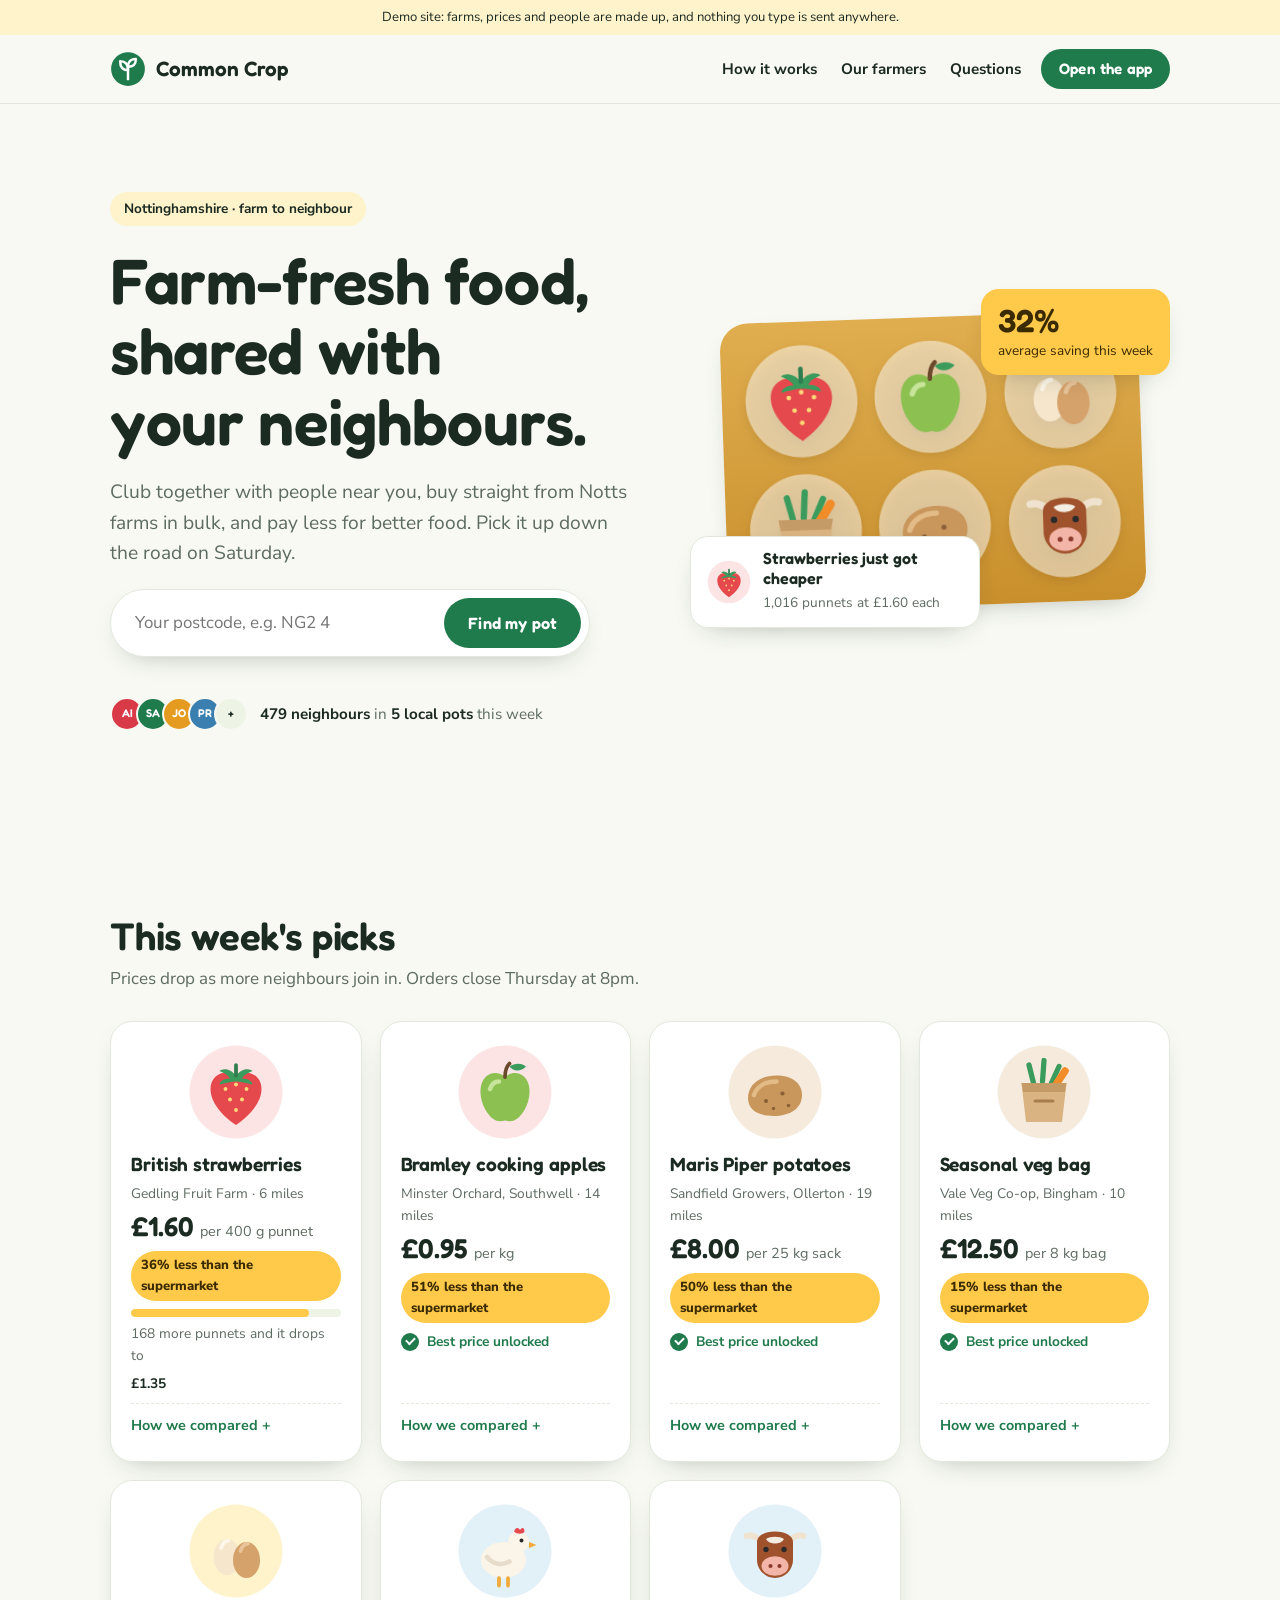
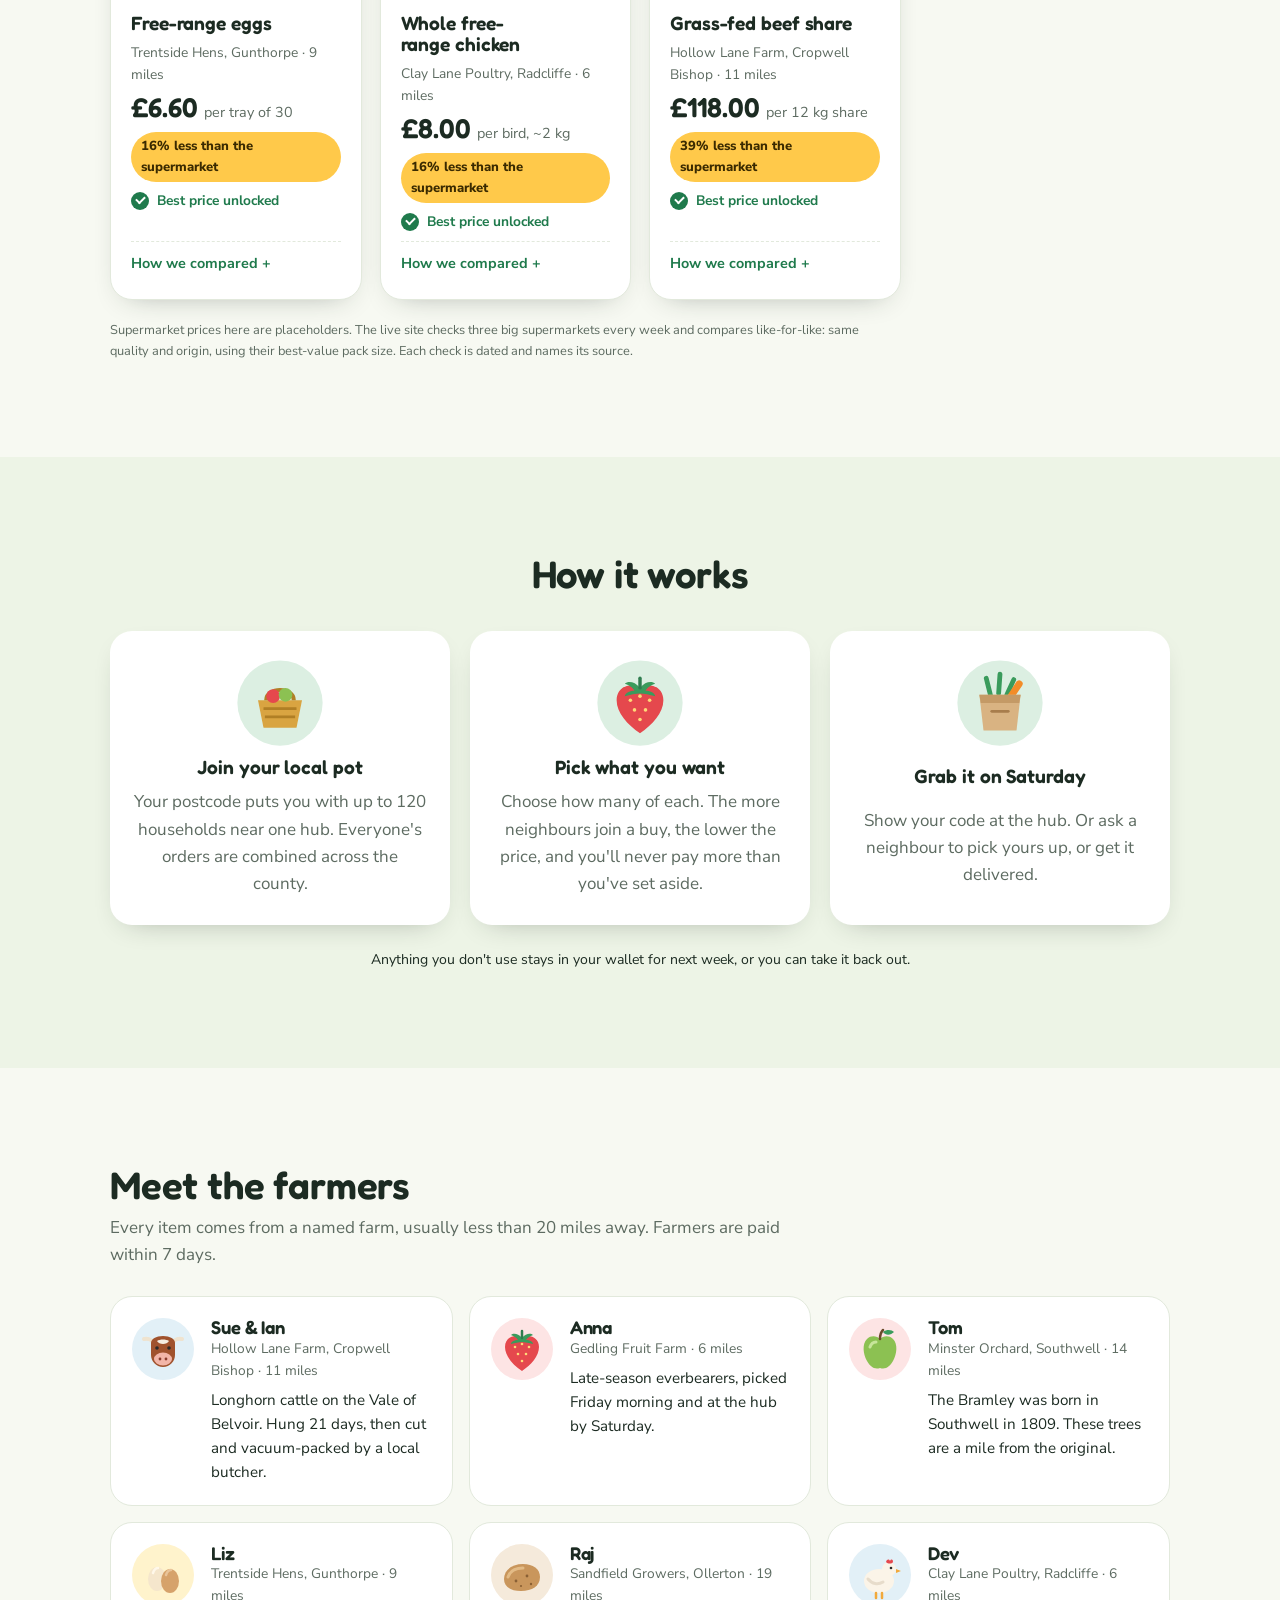
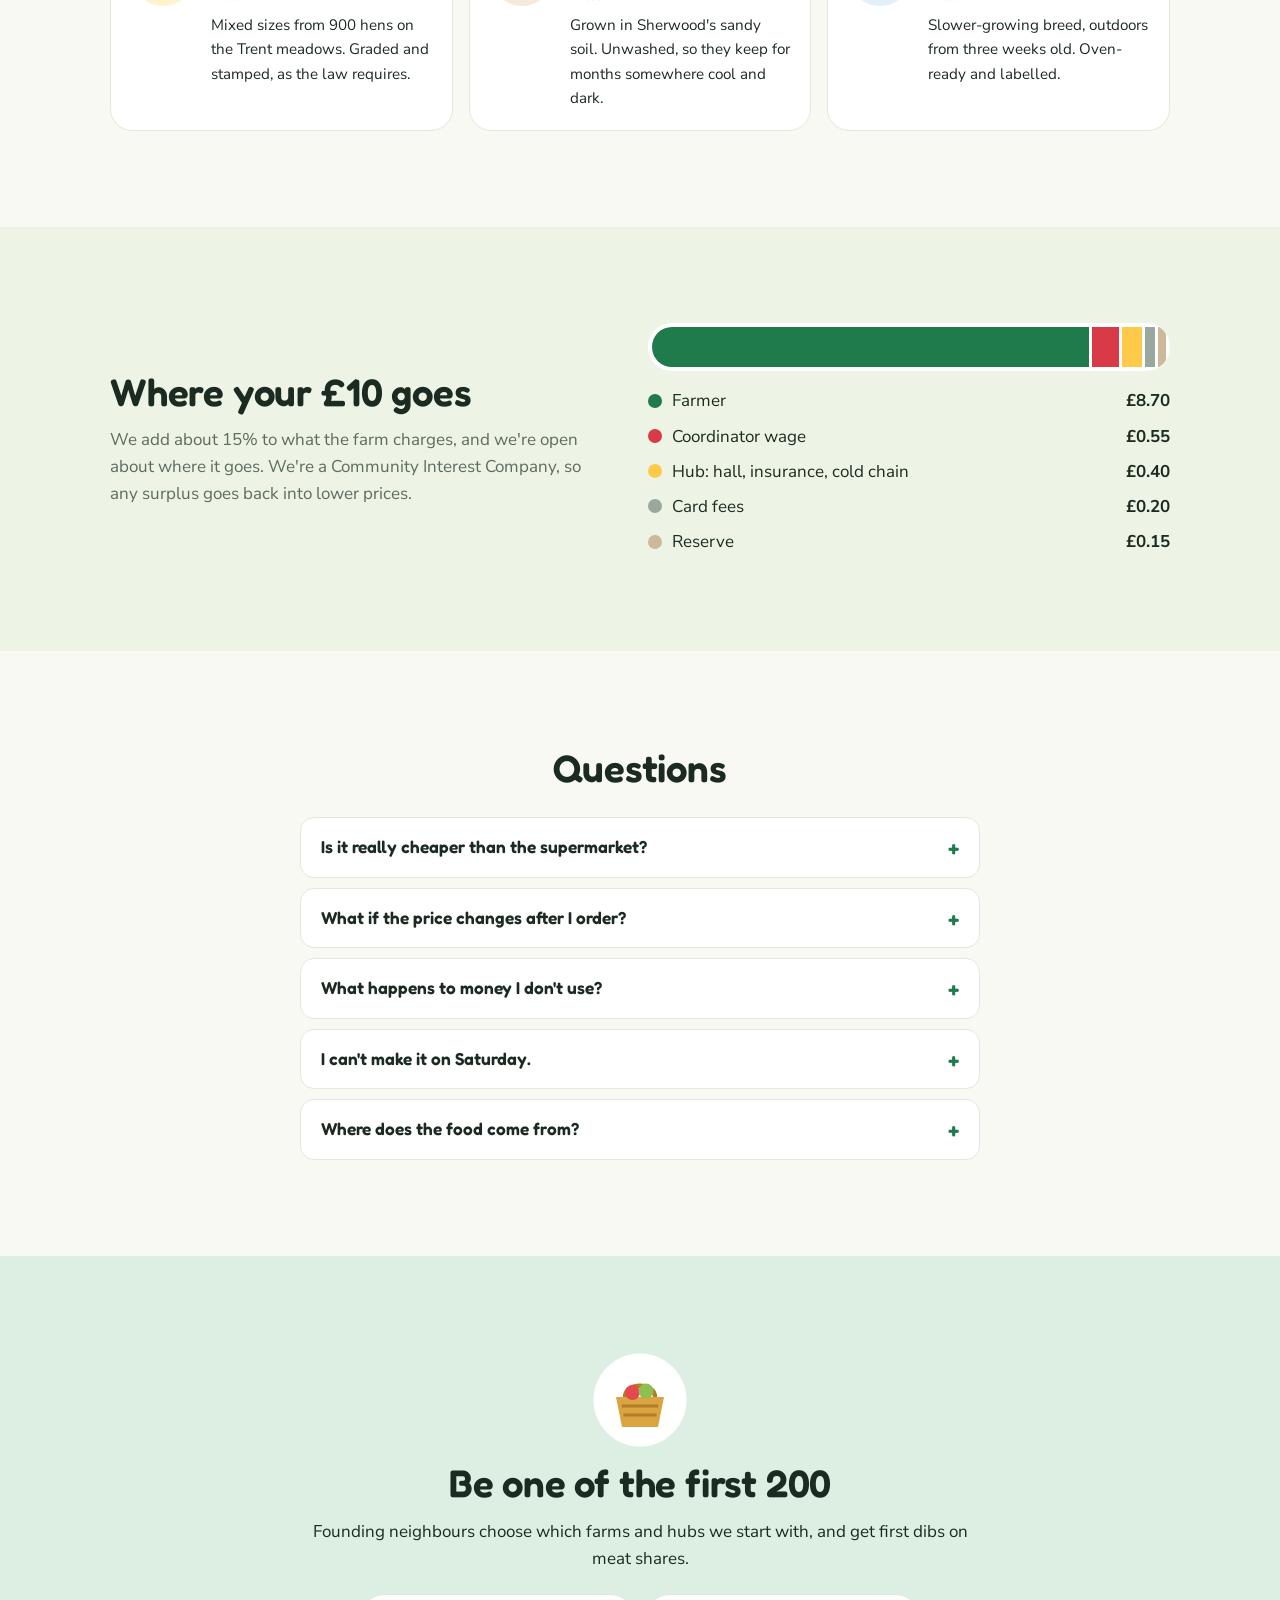
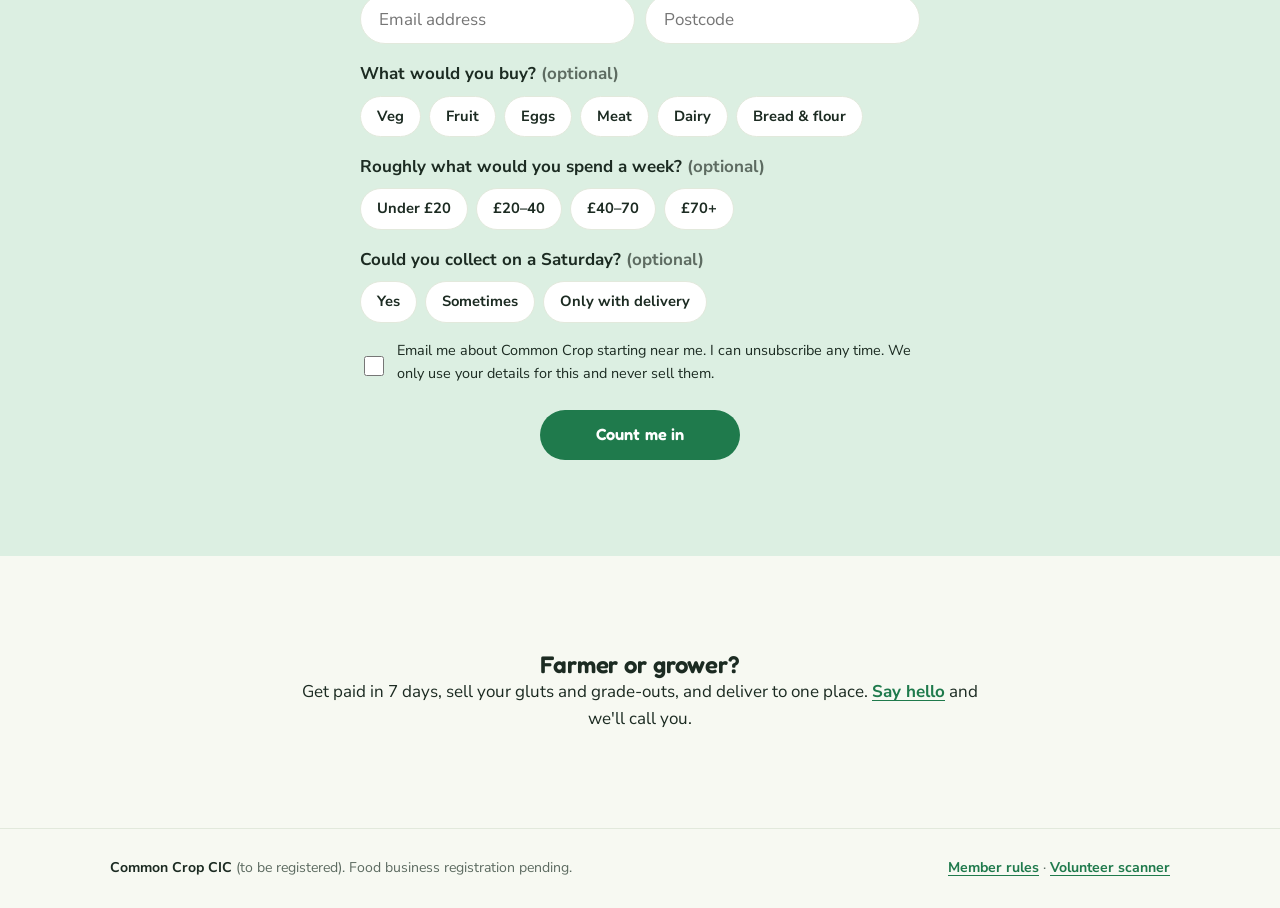
<file: common-crop/site/index.html>
<!doctype html>
<html lang="en-GB">
<head>
<meta charset="utf-8">
<meta name="viewport" content="width=device-width, initial-scale=1, viewport-fit=cover">
<title>Common Crop Notts</title>
<meta name="description" content="Club together with neighbours in Nottinghamshire, buy straight from local farms, and pay less for better food.">
<link rel="preconnect" href="https://fonts.googleapis.com">
<link rel="preconnect" href="https://fonts.gstatic.com" crossorigin>
<link rel="stylesheet" href="https://fonts.googleapis.com/css2?family=Fredoka:wght@500;600&family=Nunito+Sans:ital,opsz,wght@0,6..12,400;0,6..12,600;0,6..12,700;0,6..12,800;1,6..12,400&display=swap">
<link rel="stylesheet" href="styles.css">
</head>
<body>

<p class="notice-bar">Demo site: farms, prices and people are made up, and nothing you type is sent anywhere.</p>

<header class="top">
  <div class="wrap top-row">
    <a class="brand" href="#top" aria-label="Common Crop home">
      <svg viewBox="0 0 32 32" aria-hidden="true"><circle cx="16" cy="16" r="15" class="brand-disc"/><path d="M16 25V14" /><path d="M16 17c-5 0-7-3-7-8 5 0 7 3 7 8Z" /><path d="M16 14c0-4 2-7 7-7 0 5-2 7-7 7Z" /></svg>
      <span>Common Crop</span>
    </a>
    <nav class="top-nav" aria-label="Main">
      <a href="#how">How it works</a>
      <a href="#farmers">Our farmers</a>
      <a href="#faq">Questions</a>
    </nav>
    <a class="btn btn-small" href="app.html#home">Open the app</a>
  </div>
</header>

<main id="top">

  <section class="hero wrap">
    <div class="hero-copy">
      <p class="pill">Nottinghamshire · farm to neighbour</p>
      <h1>Farm-fresh food, shared with your neighbours.</h1>
      <p class="lede">Club together with people near you, buy straight from Notts farms in bulk, and pay less for better food. Pick it up down the road on Saturday.</p>
      <form class="finder" id="finder">
        <label for="finder-postcode" class="visually-hidden">Your postcode</label>
        <input id="finder-postcode" name="postcode" placeholder="Your postcode, e.g. NG2 4" autocomplete="postal-code" required>
        <button class="btn" type="submit">Find my pot</button>
      </form>
      <p class="finder-result" id="finder-result" aria-live="polite"></p>
      <div class="proof">
        <div class="faces" aria-hidden="true"><span>AI</span><span>SA</span><span>JO</span><span>PR</span><span>+</span></div>
        <p><b id="proof-count">479 neighbours</b> in <b id="proof-pots">5 local pots</b> this week</p>
      </div>
    </div>

    <div class="hero-art" aria-hidden="true">
      <div class="crate" id="crate"></div>
      <div class="float float-a">
        <span class="float-art" id="float-art"></span>
        <div><b id="float-title">Strawberries just got cheaper</b><span id="float-sub">1,016 punnets at £1.60</span></div>
      </div>
      <div class="float float-b"><b id="float-save">31%</b><span>average saving this week</span></div>
    </div>
  </section>

  <section id="picks" class="section wrap" aria-labelledby="picks-title">
    <div class="section-head">
      <h2 id="picks-title">This week's picks</h2>
      <p>Prices drop as more neighbours join in. <span class="muted" id="close-line">Orders close Thursday at 8pm.</span></p>
    </div>
    <div class="picks" id="picks-grid"></div>
    <p class="fine" id="ref-note"></p>
  </section>

  <section id="how" class="section band" aria-labelledby="how-title">
    <div class="wrap">
      <h2 id="how-title" class="center">How it works</h2>
      <ol class="steps">
        <li>
          <span class="step-art" data-art="basket"></span>
          <h3>Join your local pot</h3>
          <p>Your postcode puts you with up to 120 households near one hub. Everyone's orders are combined across the county.</p>
        </li>
        <li>
          <span class="step-art" data-art="strawberries"></span>
          <h3>Pick what you want</h3>
          <p>Choose how many of each. The more neighbours join a buy, the lower the price, and you'll never pay more than you've set aside.</p>
        </li>
        <li>
          <span class="step-art" data-art="vegbag"></span>
          <h3>Grab it on Saturday</h3>
          <p>Show your code at the hub. Or ask a neighbour to pick yours up, or get it delivered.</p>
        </li>
      </ol>
      <p class="center small">Anything you don't use stays in your wallet for next week, or you can take it back out.</p>
    </div>
  </section>

  <section id="farmers" class="section wrap" aria-labelledby="farmers-title">
    <div class="section-head">
      <h2 id="farmers-title">Meet the farmers</h2>
      <p>Every item comes from a named farm, usually less than 20 miles away. Farmers are paid within 7 days.</p>
    </div>
    <div class="farmers" id="farmer-cards"></div>
  </section>

  <section class="section band" aria-labelledby="fair-title">
    <div class="wrap fair">
      <div>
        <h2 id="fair-title">Where your £10 goes</h2>
        <p>We add about 15% to what the farm charges, and we're open about where it goes. We're a Community Interest Company, so any surplus goes back into lower prices.</p>
      </div>
      <div>
        <div class="split-bar" id="split-bar" aria-hidden="true"></div>
        <ul class="split-legend" id="split-legend"></ul>
      </div>
    </div>
  </section>

  <section id="faq" class="section wrap narrow" aria-labelledby="faq-title">
    <h2 id="faq-title" class="center">Questions</h2>
    <div class="faq">
      <details><summary>Is it really cheaper than the supermarket?</summary>
        <p>For most things, yes. We compare like-for-like: British free-range eggs with British free-range eggs, grass-fed beef with grass-fed beef, using the supermarket's best-value pack size. Tap "How we compared" on any item to see the sums.</p></details>
      <details><summary>What if the price changes after I order?</summary>
        <p>You choose how many you want and we set aside today's price, so you'll never pay more than that. If more neighbours join and the price drops, the difference stays in your wallet. If people drop out and it goes up, you might get one fewer, and we'll tell you before Saturday.</p></details>
      <details><summary>What happens to money I don't use?</summary>
        <p>It stays in your wallet. Use it next week, put it on something else, or send it back to your card whenever you like.</p></details>
      <details><summary>I can't make it on Saturday.</summary>
        <p>Ask someone in your pot to collect for you (they have to say yes), or choose delivery if it's available near you. Food that isn't collected goes to a local food bank, and we can't refund it.</p></details>
      <details><summary>Where does the food come from?</summary>
        <p>Farms across Nottinghamshire. Each item shows the farm and how far away it is. Meat is butchered and labelled by licensed butchers, and eggs are graded and stamped.</p></details>
    </div>
  </section>

  <section id="join" class="section join-band" aria-labelledby="join-title">
    <div class="wrap narrow center">
      <span class="join-art" data-art="basket"></span>
      <h2 id="join-title">Be one of the first 200</h2>
      <p>Founding neighbours choose which farms and hubs we start with, and get first dibs on meat shares.</p>
      <form id="join-form" class="join-form" novalidate>
        <div class="join-row">
          <label for="join-email" class="visually-hidden">Email</label>
          <input id="join-email" name="email" type="email" required placeholder="Email address" autocomplete="email">
          <label for="join-postcode" class="visually-hidden">Postcode</label>
          <input id="join-postcode" name="postcode" required placeholder="Postcode" autocomplete="postal-code" maxlength="10">
        </div>
        <fieldset class="ask">
          <legend>What would you buy? <span class="muted">(optional)</span></legend>
          <div class="tap">
            <label><input type="checkbox" name="interests" value="veg" id="int-veg"><span>Veg</span></label>
            <label><input type="checkbox" name="interests" value="fruit" id="int-fruit"><span>Fruit</span></label>
            <label><input type="checkbox" name="interests" value="eggs" id="int-eggs"><span>Eggs</span></label>
            <label><input type="checkbox" name="interests" value="meat" id="int-meat"><span>Meat</span></label>
            <label><input type="checkbox" name="interests" value="dairy" id="int-dairy"><span>Dairy</span></label>
            <label><input type="checkbox" name="interests" value="bakery" id="int-bakery"><span>Bread &amp; flour</span></label>
          </div>
        </fieldset>
        <fieldset class="ask">
          <legend>Roughly what would you spend a week? <span class="muted">(optional)</span></legend>
          <div class="tap">
            <label><input type="radio" name="weekly_spend" value="under_20" id="sp-1"><span>Under £20</span></label>
            <label><input type="radio" name="weekly_spend" value="20_40" id="sp-2"><span>£20–40</span></label>
            <label><input type="radio" name="weekly_spend" value="40_70" id="sp-3"><span>£40–70</span></label>
            <label><input type="radio" name="weekly_spend" value="over_70" id="sp-4"><span>£70+</span></label>
          </div>
        </fieldset>
        <fieldset class="ask">
          <legend>Could you collect on a Saturday? <span class="muted">(optional)</span></legend>
          <div class="tap">
            <label><input type="radio" name="would_collect" value="yes" id="col-1"><span>Yes</span></label>
            <label><input type="radio" name="would_collect" value="maybe" id="col-2"><span>Sometimes</span></label>
            <label><input type="radio" name="would_collect" value="delivery_only" id="col-3"><span>Only with delivery</span></label>
          </div>
        </fieldset>
        <label class="consent"><input type="checkbox" name="consent_updates" id="join-consent" required>
          <span>Email me about Common Crop starting near me. I can unsubscribe any time. We only use your details for this and never sell them.</span></label>
        <p id="join-error" class="error" role="alert" hidden></p>
        <button class="btn" type="submit" id="join-submit">Count me in</button>
      </form>
      <p id="join-done" class="done" role="status" hidden></p>
    </div>
  </section>

  <section class="section wrap narrow center" aria-labelledby="grow-title">
    <h2 id="grow-title" class="h-sm">Farmer or grower?</h2>
    <p>Get paid in 7 days, sell your gluts and grade-outs, and deliver to one place. <a href="#join">Say hello</a> and we'll call you.</p>
  </section>

</main>

<footer class="foot">
  <div class="wrap foot-row">
    <p><b>Common Crop CIC</b> (to be registered). Food business registration pending.</p>
    <p><a href="app.html#rules">Member rules</a> · <a href="app.html#hub">Volunteer scanner</a></p>
  </div>
</footer>

<script src="config.js"></script>
<script src="art.js"></script>
<script src="engine.js"></script>
<script src="data.js"></script>
<script src="store.js"></script>
<script src="ui.js"></script>
<script src="landing.js"></script>
</body>
</html>
</file>
<file: common-crop/site/styles.css>
/* Common Crop: friendly market-stall look.
   Leaf green for actions, sunshine for good news, strawberry for warmth. */
:root {
  --paper: #f7f9f2;
  --surface: #ffffff;
  --tint: #edf4e6;
  --ink: #1c2b22;
  --muted: #5d6b61;
  --line: #e2e9dc;
  --brand: #1f7a4c;
  --brand-hover: #196640;
  --brand-ink: #ffffff;
  --brand-soft: #dcefe2;
  --sun: #ffc94a;
  --sun-soft: #fff3cc;
  --berry: #d93a47;
  --berry-soft: #fde4e4;
  --sky-soft: #e2f0f7;
  --soil-soft: #f5eadb;
  --bad: #b3261e;
  --bad-soft: #fde2df;
  --shadow: 0 10px 30px -18px rgba(28, 43, 34, .45);

  --seg-farmer: #1f7a4c;
  --seg-wage: #d93a47;
  --seg-hub: #ffc94a;
  --seg-fees: #9aa79e;
  --seg-reserve: #cdb89a;

  --display: "Fredoka", "Nunito Sans", system-ui, sans-serif;
  --body: "Nunito Sans", system-ui, -apple-system, "Segoe UI", sans-serif;
  --r: 22px;
  --r-sm: 14px;
  --gutter: clamp(16px, 4vw, 40px);
  color-scheme: light;
}
@media (prefers-color-scheme: dark) {
  :root:not([data-theme="light"]) {
    --paper: #121a15; --surface: #1a241d; --tint: #1f2c23; --ink: #edf3ea; --muted: #a4b3a8; --line: #2b3a30;
    --brand: #58c48a; --brand-hover: #6fd39c; --brand-ink: #0c2016; --brand-soft: #1d3a29;
    --sun: #ffd36b; --sun-soft: #3a3217; --berry: #ff7a84; --berry-soft: #3d1e22; --sky-soft: #1b2c35; --soil-soft: #33291d;
    --bad: #ff8f86; --bad-soft: #3d1d1b; --shadow: 0 10px 30px -18px rgba(0, 0, 0, .8);
    --seg-farmer: #58c48a; --seg-wage: #ff7a84; --seg-hub: #ffd36b; --seg-fees: #7d8a80; --seg-reserve: #a89a84;
    color-scheme: dark;
  }
}
:root[data-theme="dark"] {
  --paper: #121a15; --surface: #1a241d; --tint: #1f2c23; --ink: #edf3ea; --muted: #a4b3a8; --line: #2b3a30;
  --brand: #58c48a; --brand-hover: #6fd39c; --brand-ink: #0c2016; --brand-soft: #1d3a29;
  --sun: #ffd36b; --sun-soft: #3a3217; --berry: #ff7a84; --berry-soft: #3d1e22; --sky-soft: #1b2c35; --soil-soft: #33291d;
  --bad: #ff8f86; --bad-soft: #3d1d1b; --shadow: 0 10px 30px -18px rgba(0, 0, 0, .8);
  --seg-farmer: #58c48a; --seg-wage: #ff7a84; --seg-hub: #ffd36b; --seg-fees: #7d8a80; --seg-reserve: #a89a84;
  color-scheme: dark;
}

* { box-sizing: border-box; }
[hidden] { display: none !important; }
html { scroll-behavior: smooth; }
@media (prefers-reduced-motion: reduce) { html { scroll-behavior: auto; } *, *::before { transition: none !important; animation: none !important; } }

body { margin: 0; background: var(--paper); color: var(--ink); font: 17px/1.6 var(--body); -webkit-font-smoothing: antialiased; }
.wrap { max-width: 1140px; margin-inline: auto; padding-inline: var(--gutter); }
.narrow { max-width: 760px; }
.center { text-align: center; }
.small { font-size: 0.88rem; }
.muted { color: var(--muted); }
.good { color: var(--brand); }
.warn { color: var(--berry); font-weight: 700; }
.visually-hidden { position: absolute; width: 1px; height: 1px; overflow: hidden; clip: rect(0 0 0 0); white-space: nowrap; }

h1, h2, h3 { font-family: var(--display); font-weight: 600; line-height: 1.1; margin: 0; text-wrap: balance; letter-spacing: -0.005em; }
h1 { font-size: clamp(2.4rem, 5.6vw, 4rem); }
h2 { font-size: clamp(1.7rem, 3.2vw, 2.4rem); }
h3 { font-size: 1.2rem; }
.h-sm { font-size: 1.5rem; }
p { margin: 0; }
a { color: var(--brand); font-weight: 700; text-underline-offset: 3px; }
:focus-visible { outline: 3px solid var(--sun); outline-offset: 2px; border-radius: 8px; }

/* ---------- buttons, pills ---------- */
.btn {
  display: inline-flex; align-items: center; justify-content: center; gap: 8px;
  min-height: 50px; padding: 0 24px; border-radius: 999px; border: 0;
  background: var(--brand); color: var(--brand-ink);
  font: 600 1.02rem/1 var(--display); letter-spacing: .01em; text-decoration: none; cursor: pointer;
  transition: transform .12s ease, background-color .12s ease;
}
.btn:hover { background: var(--brand-hover); }
.btn:active { transform: scale(.98); }
.btn:disabled { opacity: .45; cursor: not-allowed; }
.btn-small { min-height: 40px; padding: 0 18px; font-size: .95rem; }
.btn-soft { background: var(--brand-soft); color: var(--ink); }
.btn-soft:hover { background: var(--tint); }
.btn-row { display: flex; flex-wrap: wrap; gap: 10px; }
.link-btn { background: none; border: 0; padding: 0; color: var(--brand); font: inherit; font-weight: 700; text-decoration: underline; text-underline-offset: 3px; cursor: pointer; }
.pill { display: inline-block; background: var(--sun-soft); color: var(--ink); font-weight: 700; font-size: .85rem; padding: 6px 14px; border-radius: 999px; }
.save { display: inline-block; background: var(--sun); color: #3a2a00; font-weight: 800; font-size: .82rem; padding: 4px 10px; border-radius: 999px; white-space: nowrap; }
.tag { display: inline-block; background: var(--tint); font-weight: 700; font-size: .78rem; padding: 3px 10px; border-radius: 999px; }
.tag-ready { background: var(--sun-soft); }
.tag-done { background: var(--brand-soft); }

/* ---------- illustrations ---------- */
.art { display: block; width: 100%; height: 100%; }
.art-bg { fill: var(--tint); }
.cat-fruit .art-bg { fill: var(--berry-soft); }
.cat-veg .art-bg { fill: var(--soil-soft); }
.cat-eggs .art-bg { fill: var(--sun-soft); }
.cat-meat .art-bg { fill: var(--sky-soft); }
.mini-art { width: 40px; height: 40px; flex: none; display: inline-block; }

/* ---------- top bar ---------- */
.notice-bar { background: var(--sun-soft); text-align: center; font-size: .82rem; padding: 7px var(--gutter); }
.top { position: sticky; top: env(safe-area-inset-top, 0px); z-index: 20; background: color-mix(in srgb, var(--paper) 88%, transparent); backdrop-filter: blur(10px); border-bottom: 1px solid var(--line); }
.top-row { display: flex; align-items: center; gap: 20px; min-height: 68px; }
.brand { display: flex; align-items: center; gap: 10px; text-decoration: none; color: var(--ink); }
.brand svg { width: 36px; height: 36px; fill: none; stroke: var(--brand-ink); stroke-width: 2.2; stroke-linecap: round; stroke-linejoin: round; }
.brand .brand-disc { fill: var(--brand); stroke: none; }
.brand span { font: 600 1.3rem/1 var(--display); }
.top-nav { display: flex; gap: 24px; margin-left: auto; }
.top-nav a { color: var(--ink); text-decoration: none; font-weight: 700; font-size: .95rem; }
.top-nav a:hover { color: var(--brand); }
@media (max-width: 760px) { .top-nav { display: none; } .top-row > .btn { margin-left: auto; } }

/* ---------- landing: hero ---------- */
.hero { display: grid; grid-template-columns: 1.1fr 1fr; gap: clamp(32px, 5vw, 72px); align-items: center; padding-block: clamp(40px, 7vw, 88px); }
.hero-copy { display: grid; gap: 20px; justify-items: start; }
.lede { font-size: 1.2rem; color: var(--muted); max-width: 32em; }
.finder { display: flex; flex-wrap: wrap; gap: 8px; background: var(--surface); padding: 8px; border-radius: 999px; box-shadow: var(--shadow); border: 1px solid var(--line); width: min(100%, 480px); }
.finder input { flex: 1; min-width: 0; border: 0; background: none; padding: 0 16px; font: inherit; color: var(--ink); min-height: 50px; }
.finder input:focus { outline: none; }
.finder:focus-within { outline: 3px solid var(--sun); outline-offset: 2px; }
.finder-result { font-size: .98rem; max-width: 34em; }
.proof { display: flex; align-items: center; gap: 12px; font-size: .95rem; color: var(--muted); }
.proof b { color: var(--ink); }
.faces { display: flex; }
.faces span { width: 34px; height: 34px; border-radius: 50%; display: grid; place-items: center; font: 600 .7rem/1 var(--display); color: #fff; border: 2px solid var(--paper); margin-left: -8px; }
.faces span:first-child { margin-left: 0; }
.faces span:nth-child(1) { background: #d93a47; } .faces span:nth-child(2) { background: #1f7a4c; }
.faces span:nth-child(3) { background: #e59b20; } .faces span:nth-child(4) { background: #3b7fb0; }
.faces span:nth-child(5) { background: var(--tint); color: var(--ink); }

.hero-art { position: relative; padding: 28px; }
.crate { display: grid; grid-template-columns: repeat(3, 1fr); gap: 14px; background: #d9a441; background: linear-gradient(#e0ae4f, #c98f2c); border-radius: 28px; padding: 22px; box-shadow: var(--shadow); transform: rotate(-2deg); }
.crate-item { aspect-ratio: 1; display: block; filter: drop-shadow(0 4px 6px rgba(0,0,0,.18)); }
.crate-item .art-bg { fill: rgba(255, 255, 255, .5); }
.float { position: absolute; background: var(--surface); border-radius: 18px; box-shadow: var(--shadow); padding: 12px 16px; display: flex; gap: 12px; align-items: center; border: 1px solid var(--line); }
.float b { display: block; font: 600 1rem/1.2 var(--display); }
.float span { font-size: .85rem; color: var(--muted); }
.float-a { left: -6px; bottom: 6px; max-width: 290px; animation: bob 5s ease-in-out infinite; }
.float-art { width: 44px; height: 44px; flex: none; }
.float-art .art-bg { fill: var(--berry-soft); }
.float-b { right: 0; top: 0; flex-direction: column; align-items: flex-start; gap: 0; background: var(--sun); border-color: transparent; animation: bob 6s ease-in-out -2s infinite; }
.float-b b { font-size: 2rem; color: #3a2a00; }
.float-b span { color: #3a2a00; }
@keyframes bob { 50% { transform: translateY(-6px); } }
@media (max-width: 860px) { .hero { grid-template-columns: 1fr; } .hero-art { max-width: 460px; justify-self: center; width: 100%; } }

/* ---------- sections ---------- */
.section { padding-block: clamp(56px, 8vw, 96px); }
.band { background: var(--tint); }
.section-head { display: grid; gap: 8px; margin-bottom: 28px; max-width: 40em; }
.section-head p { color: var(--muted); }
.fine { font-size: .8rem; color: var(--muted); margin-top: 20px; max-width: 60em; }

/* picks */
.picks { display: grid; grid-template-columns: repeat(auto-fill, minmax(250px, 1fr)); gap: 18px; }
.pick { background: var(--surface); border-radius: var(--r); box-shadow: var(--shadow); overflow: hidden; display: flex; flex-direction: column; border: 1px solid var(--line); }
.pick-art { padding: 22px 22px 0; }
.pick-art .art { width: 96px; height: 96px; margin: 0 auto; }
.pick-body { padding: 14px 20px 20px; display: flex; flex-direction: column; gap: 8px; flex: 1; align-items: flex-start; }
.farm-line { font-size: .86rem; color: var(--muted); }
.price { display: flex; align-items: baseline; gap: 6px; flex-wrap: wrap; }
.price b { font: 600 1.7rem/1 var(--display); }
.price span { color: var(--muted); font-size: .9rem; }
.price .save { margin-left: 4px; }
.nudge { font-size: .86rem; color: var(--muted); display: grid; gap: 6px; width: 100%; }
.nudge b { color: var(--ink); }
.bar { display: block; height: 8px; border-radius: 999px; background: var(--tint); overflow: hidden; }
.bar span { display: block; height: 100%; border-radius: 999px; background: var(--sun); }
.nudge-done { display: flex; align-items: center; gap: 8px; color: var(--brand); font-weight: 700; }
.tick { width: 18px; height: 18px; border-radius: 50%; background: var(--brand); position: relative; flex: none; }
.tick::after { content: ""; position: absolute; left: 5px; top: 4px; width: 7px; height: 4px; border-left: 2px solid var(--brand-ink); border-bottom: 2px solid var(--brand-ink); transform: rotate(-45deg); }

details.how { width: 100%; margin-top: auto; padding-top: 6px; border-top: 1px dashed var(--line); font-size: .9rem; }
details.how summary { cursor: pointer; font-weight: 700; color: var(--brand); padding: 4px 0; list-style: none; }
details.how summary::-webkit-details-marker { display: none; }
details.how summary::after { content: " +"; }
details.how[open] summary::after { content: " –"; }
details.how > *:not(summary) { margin-top: 8px; }
.sum { list-style: none; padding: 0; margin: 8px 0; display: grid; gap: 4px; }
.sum li { display: grid; grid-template-columns: 1fr auto; gap: 0 10px; background: var(--tint); border-radius: 10px; padding: 6px 10px; }
.sum li .muted { grid-column: 1; font-size: .8rem; }
.sum li b { grid-column: 2; grid-row: 1 / span 2; align-self: center; font-variant-numeric: tabular-nums; }

/* steps */
.steps { list-style: none; padding: 0; margin: 36px 0 24px; display: grid; grid-template-columns: repeat(auto-fit, minmax(220px, 1fr)); gap: 20px; }
.steps li { background: var(--surface); border-radius: var(--r); padding: 28px 24px; display: grid; gap: 10px; justify-items: center; text-align: center; box-shadow: var(--shadow); }
.steps p { color: var(--muted); }
.step-art { width: 88px; height: 88px; display: block; }
.step-art .art-bg { fill: var(--brand-soft); }

/* farmers */
.farmers { display: grid; grid-template-columns: repeat(auto-fill, minmax(300px, 1fr)); gap: 16px; }
.farmer { display: flex; gap: 16px; align-items: flex-start; background: var(--surface); border: 1px solid var(--line); border-radius: var(--r); padding: 20px; }
.farmer-art { width: 64px; height: 64px; flex: none; display: block; }
.farmer h3 { font-size: 1.15rem; }
.farmer p:last-child { margin-top: 6px; font-size: .95rem; }

/* fair split */
.fair { display: grid; grid-template-columns: 1fr 1.1fr; gap: clamp(24px, 5vw, 64px); align-items: center; }
.fair p { color: var(--muted); margin-top: 12px; }
@media (max-width: 760px) { .fair { grid-template-columns: 1fr; } }
.split-bar { display: flex; height: 48px; border-radius: 999px; overflow: hidden; gap: 3px; background: var(--surface); padding: 4px; }
.split-bar .seg:first-child { border-radius: 999px 0 0 999px; }
.split-bar .seg:last-child { border-radius: 0 999px 999px 0; }
.split-legend { list-style: none; padding: 0; margin: 16px 0 0; display: grid; gap: 8px; }
.split-legend li { display: grid; grid-template-columns: 14px 1fr auto; gap: 10px; align-items: center; }
.split-legend i { width: 14px; height: 14px; border-radius: 50%; }
.split-legend b { font-variant-numeric: tabular-nums; }
.seg-farmer { background: var(--seg-farmer); } .seg-wage { background: var(--seg-wage); } .seg-hub { background: var(--seg-hub); }
.seg-fees { background: var(--seg-fees); } .seg-reserve { background: var(--seg-reserve); }

/* faq */
.faq { display: grid; gap: 10px; margin-top: 28px; }
.faq details { background: var(--surface); border: 1px solid var(--line); border-radius: var(--r-sm); padding: 4px 20px; }
.faq summary { cursor: pointer; font: 600 1.08rem/1.3 var(--display); padding: 14px 0; list-style: none; display: flex; justify-content: space-between; gap: 12px; }
.faq summary::-webkit-details-marker { display: none; }
.faq summary::after { content: "+"; color: var(--brand); font-size: 1.4rem; line-height: 1; }
.faq details[open] summary::after { content: "–"; }
.faq details p { padding-bottom: 16px; color: var(--muted); }

/* join */
.join-band { background: var(--brand-soft); }
.join-band .wrap { display: grid; gap: 14px; justify-items: center; }
.join-art { width: 96px; height: 96px; display: block; }
.join-art .art-bg { fill: var(--surface); }
.join-form { display: flex; flex-wrap: wrap; gap: 10px; justify-content: center; width: 100%; margin-top: 8px; }
.join-form input { flex: 1 1 200px; max-width: 280px; min-height: 50px; border-radius: 999px; border: 1px solid var(--line); background: var(--surface); color: var(--ink); padding: 0 18px; font: inherit; }
.done { background: var(--brand-soft); border-radius: var(--r-sm); padding: 12px 16px; font-size: .95rem; }
.join-band .done { background: var(--surface); }

.foot { border-top: 1px solid var(--line); padding-block: 28px; font-size: .88rem; color: var(--muted); }
.foot-row { display: flex; flex-wrap: wrap; justify-content: space-between; gap: 8px 24px; }
.foot b { color: var(--ink); }

/* =================================================================
   Member app
   ================================================================= */
.pot-chip { background: var(--tint); font-weight: 700; font-size: .85rem; padding: 5px 12px; border-radius: 999px; }
.wallet-chip { margin-left: auto; display: inline-flex; align-items: center; gap: 8px; text-decoration: none; color: var(--ink); background: var(--surface); border: 1px solid var(--line); border-radius: 999px; padding: 6px 14px; }
.wallet-chip svg, .tabbar svg { width: 22px; height: 22px; fill: none; stroke: currentColor; stroke-width: 1.8; stroke-linejoin: round; stroke-linecap: round; }
.wallet-chip b { font: 600 1.05rem/1 var(--display); }
@media (max-width: 480px) { .pot-chip { display: none; } }

.tabbar { display: flex; justify-content: center; gap: 6px; padding: 10px var(--gutter) 0; }
.tabbar a { display: flex; align-items: center; gap: 8px; padding: 10px 16px; border-radius: 999px; text-decoration: none; color: var(--muted); font-weight: 700; font-size: .95rem; }
.tabbar a[aria-current="page"] { background: var(--brand-soft); color: var(--ink); }
.tabbar a:hover { color: var(--ink); }
@media (max-width: 760px) {
  .tabbar { position: fixed; left: 0; right: 0; bottom: 0; z-index: 30; justify-content: space-around; gap: 0; background: var(--surface); border-top: 1px solid var(--line); padding: 6px 4px calc(6px + env(safe-area-inset-bottom, 0px)); }
  .tabbar a { flex-direction: column; gap: 2px; padding: 6px 8px; font-size: .72rem; border-radius: 14px; }
  .app .app-main { padding-bottom: 110px; }
}

.app-main { padding-block: 24px 64px; display: block; }
.panel { display: grid; gap: 20px; }
.panel h1 { font-size: clamp(2rem, 4.5vw, 2.8rem); }
.panel-head { display: flex; flex-wrap: wrap; justify-content: space-between; align-items: end; gap: 16px; }
.lede-sm { color: var(--muted); margin-top: 4px; }
.card { background: var(--surface); border: 1px solid var(--line); border-radius: var(--r); padding: 20px; box-shadow: var(--shadow); }
.card-head { display: flex; justify-content: space-between; align-items: baseline; margin-bottom: 8px; }
.card-head h2, .h-card, .pot-card h2 { font-size: 1.3rem; }
.h-card { margin-bottom: 8px; }
.stack { display: grid; gap: 16px; align-content: start; }
.notice { background: var(--sun-soft); padding: 12px 16px; border-radius: var(--r-sm); }
.error { background: var(--bad-soft); color: var(--bad); padding: 12px 16px; border-radius: var(--r-sm); font-weight: 600; }

/* home */
.save-card { display: flex; gap: 18px; align-items: center; background: var(--sun); color: #3a2a00; border-radius: var(--r); padding: 20px 24px; }
.save-card a { color: #3a2a00; }
.save-art { width: 72px; height: 72px; flex: none; }
.save-art .art-bg { fill: rgba(255, 255, 255, .55); }
.save-big { font: 600 clamp(1.3rem, 3vw, 1.8rem)/1.2 var(--display); }
.save-big b { font-weight: 600; }
.home-grid { display: grid; grid-template-columns: 1.2fr 1fr; gap: 16px; align-items: start; }
@media (max-width: 860px) { .home-grid { grid-template-columns: 1fr; } }
.basket, .earmarks { list-style: none; padding: 0; margin: 0; display: grid; }
.basket li, .earmarks li { display: flex; align-items: center; gap: 12px; padding: 10px 0; border-bottom: 1px solid var(--line); }
.basket li:last-child, .earmarks li:last-child { border-bottom: 0; }
.basket li > div, .earmarks li > div { display: grid; flex: 1; min-width: 0; }
.amt { font-weight: 800; font-variant-numeric: tabular-nums; }
.empty { color: var(--muted); padding: 12px 0; }
.pot-card { display: flex; gap: 16px; align-items: center; }
.ring { --fill: 50; width: 76px; height: 76px; flex: none; border-radius: 50%; display: grid; place-items: center;
  background: conic-gradient(var(--brand) calc(var(--fill) * 1%), var(--tint) 0); }
.ring span { width: 58px; height: 58px; border-radius: 50%; background: var(--surface); display: grid; place-items: center; font: 600 1.2rem/1 var(--display); }
.pot-card p { margin-top: 4px; }
.chat-peek { display: flex; gap: 12px; align-items: flex-start; text-decoration: none; color: var(--ink); font-weight: 400; }
.chat-peek:hover { border-color: var(--brand); }
.peek { display: -webkit-box; -webkit-line-clamp: 2; -webkit-box-orient: vertical; overflow: hidden; }
.demo-box { border: 2px dashed var(--line); border-radius: var(--r); padding: 16px 20px; display: grid; gap: 10px; }

/* shop */
.free-chip { display: grid; text-decoration: none; color: var(--ink); background: var(--brand-soft); border-radius: var(--r-sm); padding: 8px 16px; font-weight: 400; }
.free-chip span { font-size: .8rem; color: var(--muted); }
.free-chip b { font: 600 1.3rem/1.1 var(--display); }
.chips { display: flex; flex-wrap: wrap; gap: 8px; }
.chips button { min-height: 40px; padding: 0 16px; border-radius: 999px; border: 1px solid var(--line); background: var(--surface); color: var(--ink); font: 700 .92rem/1 var(--body); cursor: pointer; }
.chips button[aria-pressed="true"] { background: var(--ink); color: var(--paper); border-color: var(--ink); }
.shop-grid { display: grid; grid-template-columns: repeat(auto-fill, minmax(300px, 1fr)); gap: 16px; }
.product { background: var(--surface); border: 2px solid var(--line); border-radius: var(--r); padding: 18px; display: flex; flex-direction: column; gap: 10px; transition: border-color .15s ease; }
.product.in-basket { border-color: var(--brand); }
.product-top { display: flex; gap: 14px; align-items: center; }
.product-art { width: 72px; height: 72px; flex: none; }
.product h3 { font-size: 1.2rem; }
.qty { display: flex; align-items: center; justify-content: space-between; gap: 12px; background: var(--tint); border-radius: var(--r-sm); padding: 8px 8px 8px 14px; }
.qty-label { font-weight: 700; }
.stepper { display: flex; align-items: center; gap: 4px; }
.stepper button { width: 44px; height: 44px; border-radius: 50%; border: 0; background: var(--surface); color: var(--brand); font: 600 1.5rem/1 var(--display); cursor: pointer; box-shadow: 0 1px 0 var(--line); }
.stepper button:not(:disabled):hover { background: var(--brand); color: var(--brand-ink); }
.stepper button:disabled { color: var(--line); cursor: not-allowed; }
.stepper output { min-width: 40px; text-align: center; font: 600 1.4rem/1 var(--display); font-variant-numeric: tabular-nums; }
.helper { color: var(--muted); min-height: 1.4em; }
.ladder { list-style: none; padding: 0; margin: 0; display: flex; gap: 4px; }
.ladder li { flex: 1; display: grid; gap: 2px; padding: 8px 4px; border-radius: 10px; background: var(--tint); text-align: center; }
.ladder b { font-size: .92rem; }
.ladder span { font-size: .7rem; color: var(--muted); }
.ladder li.on { background: var(--sun); color: #3a2a00; }
.ladder li.on span { color: #3a2a00; }

/* wallet */
.wallet-card { background: var(--brand); color: var(--brand-ink); border-radius: var(--r); padding: 24px; display: grid; gap: 4px; box-shadow: var(--shadow); }
.wallet-big { font: 600 clamp(2.4rem, 7vw, 3.4rem)/1.05 var(--display); }
.wallet-split { display: flex; flex-wrap: wrap; gap: 6px 20px; margin-top: 8px; font-size: .95rem; }
.wallet-split span { display: inline-flex; align-items: center; gap: 8px; }
.dot { width: 10px; height: 10px; border-radius: 50%; display: inline-block; }
.dot-free { background: var(--brand-ink); } .dot-set { background: var(--sun); } .dot-wait { background: var(--berry-soft); }
.wallet-actions { margin-top: -4px; }
.fold summary { cursor: pointer; font: 600 1.1rem/1.3 var(--display); list-style: none; display: flex; justify-content: space-between; }
.fold summary::-webkit-details-marker { display: none; }
.fold summary::after { content: "+"; color: var(--brand); }
.fold[open] summary::after { content: "–"; }
.fold[open] summary { margin-bottom: 12px; }
.inline-form { display: flex; flex-wrap: wrap; gap: 8px; align-items: center; margin-top: 10px; }
.inline-form label { font-weight: 700; font-size: .92rem; }
.inline-form input, .inline-form select, .select { min-height: 42px; padding: 6px 12px; border-radius: 12px; border: 1px solid var(--line); background: var(--paper); color: var(--ink); font: inherit; max-width: 100%; }
.inline-form input { width: 8em; }
.select { width: 100%; margin: 6px 0 8px; }
.history { list-style: none; padding: 0; margin: 10px 0 0; }
.history li { display: grid; grid-template-columns: 9.5em 1fr auto; gap: 12px; padding: 8px 0; border-bottom: 1px solid var(--line); font-size: .92rem; align-items: baseline; }
.history li:last-child { border-bottom: 0; }
@media (max-width: 560px) { .history li { grid-template-columns: 1fr auto; } .history li > span:first-child { grid-column: 1 / -1; } }

/* pickup */
.pickup-grid { display: grid; grid-template-columns: minmax(0, 340px) 1fr; gap: 20px; align-items: start; }
@media (max-width: 860px) { .pickup-grid { grid-template-columns: 1fr; } }
.qr-card { display: grid; gap: 10px; justify-items: center; text-align: center; }
.qr { background: #fff; padding: 14px; border-radius: 18px; width: 232px; max-width: 100%; aspect-ratio: 1; display: grid; place-items: center; border: 1px solid var(--line); }
.qr img, .qr canvas { width: 200px !important; max-width: 100%; height: auto !important; }
.token { font-size: .8rem; letter-spacing: .06em; color: var(--muted); word-break: break-all; }
#parcel { width: 100%; text-align: left; display: grid; gap: 10px; }
.parcel { background: var(--tint); border-radius: var(--r-sm); padding: 12px; }
.parcel p { display: flex; flex-wrap: wrap; gap: 8px; align-items: center; }
.parcel ul { list-style: none; padding: 0; margin: 8px 0 0; display: grid; gap: 4px; }
.parcel li { display: flex; align-items: center; gap: 10px; font-size: .95rem; }
.parcel .mini-art { width: 30px; height: 30px; }
.map-wrap { border-radius: var(--r-sm); overflow: hidden; background: var(--tint); margin: 12px 0; }
#map { display: block; width: 100%; height: auto; }
.map-district { font: 700 11px var(--body); fill: var(--muted); opacity: .55; text-anchor: middle; }
.map-label { font: 600 14px var(--display); fill: var(--ink); }
.map-muted { fill: var(--muted); font-weight: 500; }
.map-centre { fill: var(--muted); }
.map-hub path { fill: var(--muted); }
.map-hub.mine path { fill: var(--berry); }
.map-dot { fill: var(--surface); }
.map-you { fill: var(--sun); stroke: var(--ink); stroke-width: 2; }
.map-route { stroke: var(--berry); stroke-width: 2.5; stroke-dasharray: 5 6; stroke-linecap: round; fill: none; }
.fold-inline summary { cursor: pointer; font-weight: 700; color: var(--brand); }
.hub-rows { list-style: none; padding: 0; margin: 8px 0 0; display: grid; }
.hub-rows li { display: grid; grid-template-columns: 1fr auto; gap: 0 12px; padding: 8px 0 8px 12px; border-left: 3px solid transparent; border-bottom: 1px solid var(--line); }
.hub-rows li .muted { grid-column: 1; }
.hub-rows li a { grid-column: 2; grid-row: 1 / span 2; align-self: center; }
.hub-rows li.mine { border-left-color: var(--berry); }
.request { display: flex; gap: 12px; background: var(--sun-soft); border-radius: var(--r-sm); padding: 14px; margin-bottom: 12px; }
.request > div { display: grid; gap: 10px; }
.switch { display: flex; align-items: center; gap: 12px; cursor: pointer; font-weight: 600; }
.switch input { appearance: none; width: 48px; height: 28px; border-radius: 999px; background: var(--line); position: relative; cursor: pointer; flex: none; margin: 0; transition: background-color .15s ease; }
.switch input::after { content: ""; position: absolute; top: 3px; left: 3px; width: 22px; height: 22px; border-radius: 50%; background: #fff; transition: transform .15s ease; box-shadow: 0 1px 3px rgba(0,0,0,.25); }
.switch input:checked { background: var(--brand); }
.switch input:checked::after { transform: translateX(20px); }
.switch input:disabled { opacity: .5; cursor: not-allowed; }

/* group */
.avatar { width: 38px; height: 38px; border-radius: 50%; flex: none; display: grid; place-items: center; background: var(--brand); color: var(--brand-ink); font: 600 .78rem/1 var(--display); }
.chat { display: grid; padding: 0; overflow: hidden; }
.chat-list { list-style: none; margin: 0; padding: 18px; display: grid; gap: 14px; max-height: 460px; overflow-y: auto; }
.chat-list li { display: flex; gap: 10px; max-width: 40em; align-items: flex-end; }
.chat-list li.me { margin-left: auto; flex-direction: row-reverse; }
.bubble { background: var(--tint); border-radius: 18px 18px 18px 6px; padding: 8px 14px; }
.chat-list li.me .bubble { background: var(--brand-soft); border-radius: 18px 18px 6px 18px; }
.chat-form { display: flex; gap: 8px; padding: 12px; border-top: 1px solid var(--line); }
.chat-form input { flex: 1; min-width: 0; min-height: 44px; padding: 8px 16px; border-radius: 999px; border: 1px solid var(--line); background: var(--paper); color: var(--ink); font: inherit; }

/* hub + rules */
.scan-ok { display: grid; gap: 12px; max-width: 480px; }
#scan-result .error, #scan-result .done { max-width: 480px; }
.prose { max-width: 44em; }
.prose h2 { font-size: 1.4rem; margin-top: 12px; }
.prose ul { padding-left: 1.2em; margin: 0; display: grid; gap: 6px; }
.pick .save { white-space: normal; }
.link-btn.small { font-size: .85rem; }
.pot-chip { white-space: nowrap; }
@media (max-width: 560px) { .pot-chip { display: none; } }

/* join form v2 */
.join-form { display: grid; gap: 16px; max-width: 560px; margin-inline: auto; text-align: left; }
.join-row { display: flex; flex-wrap: wrap; gap: 10px; }
.join-row input { flex: 1 1 200px; max-width: none; }
.join-form input[type="email"], .join-form input[name="postcode"] { min-height: 50px; border-radius: 999px; border: 1px solid var(--line); background: var(--surface); color: var(--ink); padding: 0 18px; font: inherit; }
.ask { border: 0; padding: 0; margin: 0; display: grid; gap: 8px; }
.ask legend { font-weight: 700; padding: 0; margin-bottom: 8px; }
.tap { display: flex; flex-wrap: wrap; gap: 8px; }
.tap label { position: relative; cursor: pointer; }
.tap input { position: absolute; opacity: 0; inset: 0; margin: 0; cursor: pointer; }
.tap span { display: inline-block; padding: 8px 16px; border-radius: 999px; background: var(--surface); border: 1px solid var(--line); font-weight: 700; font-size: .92rem; }
.tap input:checked + span { background: var(--brand); color: var(--brand-ink); border-color: var(--brand); }
.tap input:focus-visible + span { outline: 3px solid var(--sun); outline-offset: 2px; }
.consent { display: flex; gap: 10px; align-items: flex-start; font-size: .9rem; cursor: pointer; }
.consent input { width: 20px; height: 20px; margin-top: 2px; accent-color: var(--brand); flex: none; }
.join-form .btn { justify-self: center; min-width: 200px; }
</file>
